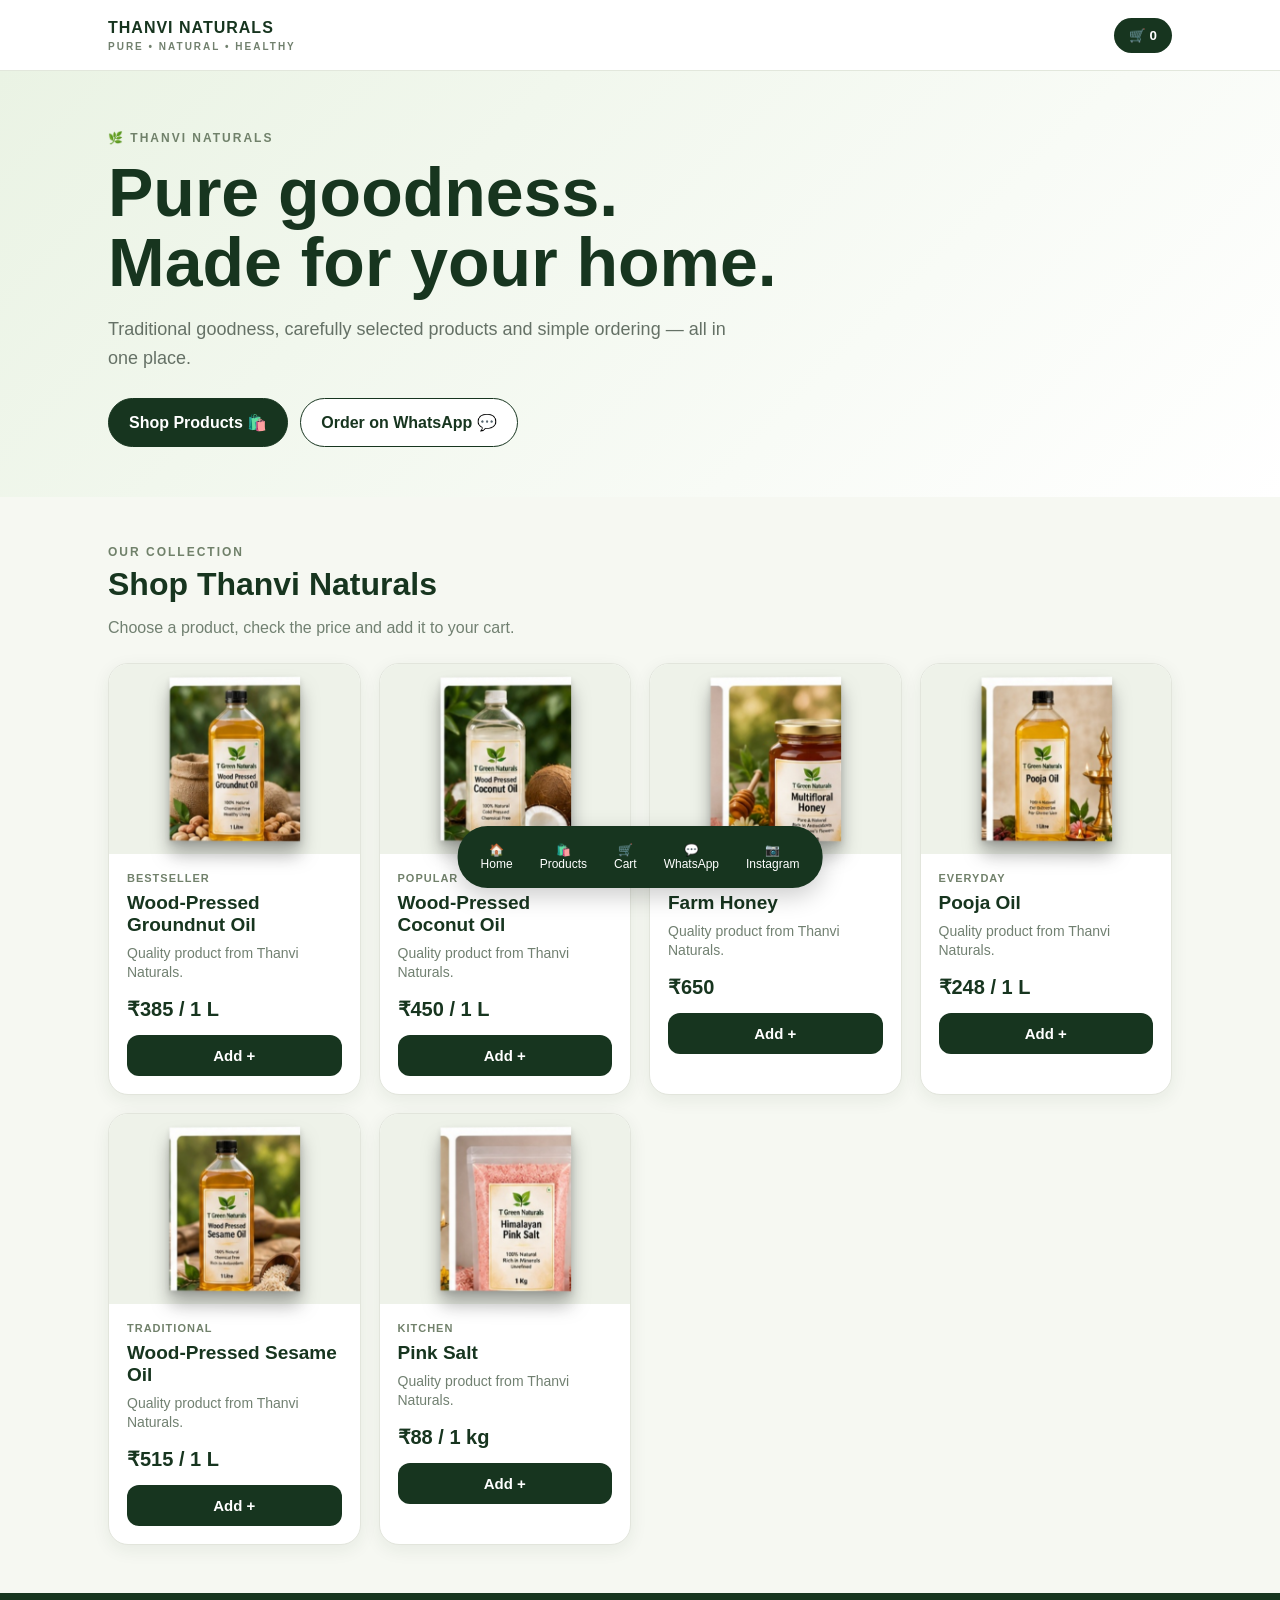
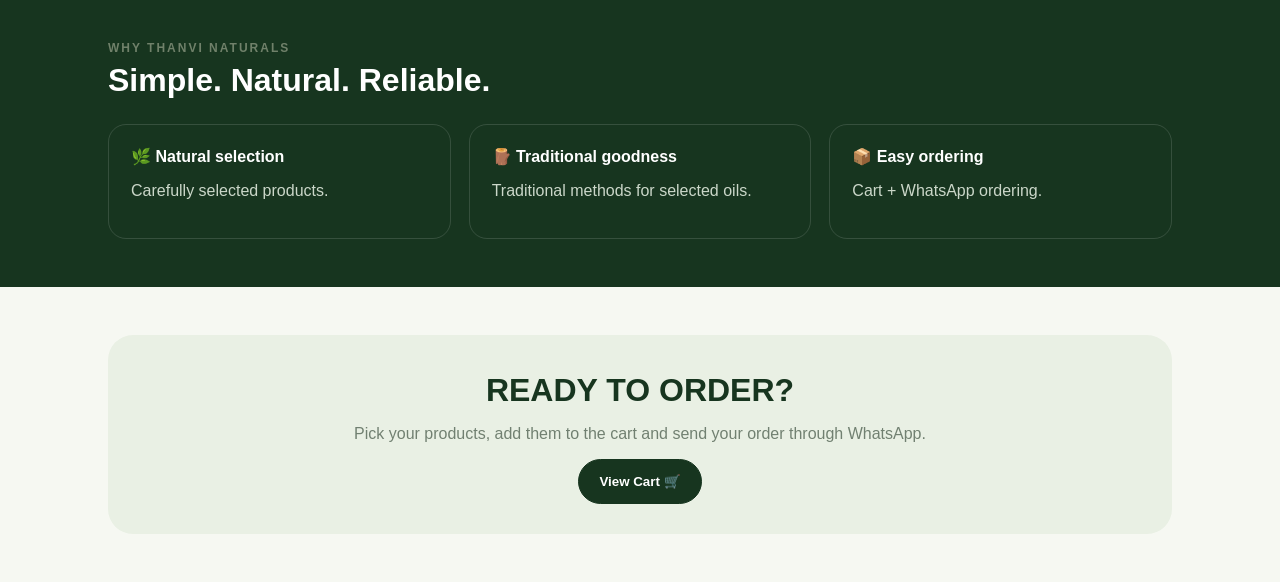
<file: index.html>
<!doctype html>

<html lang="en">

<head>

<meta charset="utf-8">

<meta name="viewport" content="width=device-width,initial-scale=1">

<title>Thanvi Naturals</title>

<style>

*{box-sizing:border-box}

body{margin:0;font-family:Arial,sans-serif;background:#f6f8f2;color:#17351f}

a{text-decoration:none;color:inherit}

.wrap{max-width:1100px;margin:auto;padding:0 18px}

header{

background:#fff;border-bottom:1px solid #e2e7dc;

position:sticky;top:0;z-index:5

}

.head{

height:70px;display:flex;align-items:center;

justify-content:space-between

}

.brand{

font-weight:800;letter-spacing:1px

}

.brand small{

display:block;font-size:10px;color:#71806e;

letter-spacing:2px;margin-top:4px

}

.cart{

border:0;background:#17351f;color:white;

padding:10px 15px;border-radius:25px;font-weight:700

}

.hero{

padding:60px 0 50px;

background:linear-gradient(135deg,#eaf3e4,#fff)

}

.tag{

font-size:12px;font-weight:800;

letter-spacing:2px;color:#70816a

}

h1{

font-size:clamp(40px,7vw,68px);

line-height:1.03;margin:12px 0

}

.hero p{

max-width:650px;color:#657166;

font-size:18px;line-height:1.6

}

.btns{

display:flex;gap:12px;flex-wrap:wrap;margin-top:25px

}

.btn{

display:inline-block;padding:14px 20px;

border-radius:28px;font-weight:800;

border:1px solid #17351f;background:white

}

.primary{

background:#17351f;color:white

}

.section{

padding:48px 0

}

.section h2{

font-size:32px;margin:7px 0

}

.muted{

color:#718071

}

.grid{

display:grid;

grid-template-columns:repeat(auto-fit,minmax(220px,1fr));

gap:18px;margin-top:26px

}

.card{

background:white;border:1px solid #e2e5dc;

border-radius:20px;overflow:hidden;

box-shadow:0 5px 18px #17351f12

}

.pic{

height:190px;background:#eef2e9;

display:flex;align-items:center;justify-content:center

}

.pic img{

width:100%;height:100%;object-fit:contain;

object-position:center;padding:8px;

filter:drop-shadow(0 14px 10px rgba(0,0,0,.28))

drop-shadow(0 3px 3px rgba(0,0,0,.15));

transform:perspective(700px) rotateY(-3deg) scale(.94);

transition:.3s ease

}

.noimg{

font-size:45px

}

.info{

padding:18px

}

.badge{

font-size:11px;font-weight:800;color:#71816b;

text-transform:uppercase;letter-spacing:1px

}

.info h3{

margin:8px 0;font-size:19px

}

.desc{

color:#718071;font-size:14px;

min-height:38px;line-height:1.4

}

.price{

font-size:20px;font-weight:800;margin:14px 0

}

.add{

width:100%;border:0;border-radius:12px;

padding:12px;background:#17351f;

color:white;font-weight:800;font-size:15px

}

.why{

background:#17351f;color:white

}

.why .muted{

color:#cbd7c9

}

.whygrid{

display:grid;

grid-template-columns:repeat(auto-fit,minmax(200px,1fr));

gap:18px;margin-top:25px

}

.whybox{

padding:22px;border:1px solid #ffffff22;

border-radius:18px

}

.order{

background:#e9f0e4;border-radius:25px;

padding:30px;text-align:center

}

.bottom{

position:fixed;bottom:12px;left:50%;

transform:translateX(-50%);

background:#17351f;color:white;

border-radius:30px;padding:9px 12px;

display:flex;gap:5px;z-index:10;

box-shadow:0 8px 25px #0003

}

.bottom a{

padding:8px 11px;font-size:12px;

text-align:center

}

.modal{

display:none;position:fixed;inset:0;

background:#0008;z-index:20;

align-items:center;justify-content:center;padding:18px

}

.modal.show{

display:flex

}

.box{

background:white;border-radius:22px;

max-width:520px;width:100%;padding:22px

}

.row{

display:flex;justify-content:space-between;

gap:15px;padding:12px 0;

border-bottom:1px solid #eee

}

.close{

float:right;border:0;background:#eee;

border-radius:50%;width:32px;height:32px

}

.wa{

display:block;text-align:center;

background:#17351f;color:white;

padding:14px;border-radius:12px;

margin-top:18px;font-weight:800

}

@media(max-width:600px){

.hero{padding-top:42px}

.pic{height:170px}

.bottom{

width:calc(100% - 18px);

justify-content:space-around

}

.bottom a{flex:1}

}

</style>

</head>

<body>

<header>

<div class="wrap head">

<a class="brand" href="#home">

THANVI NATURALS

<small>PURE • NATURAL • HEALTHY</small>

</a>

<button class="cart" id="cartBtn">

🛒 <span id="cartCount">0</span>

</button>

</div>

</header>

<main id="home">

<section class="hero">

<div class="wrap">

<div class="tag">

🌿 THANVI NATURALS

</div>

<h1>

Pure goodness.<br>

Made for your home.

</h1>

<p>

Traditional goodness, carefully selected products

and simple ordering — all in one place.

</p>

<div class="btns">

<a class="btn primary" href="#products">

Shop Products 🛍️

</a>

<a class="btn"

href="https://wa.me/917207876364?text=Hello%20Thanvi%20Naturals%2C%20I%20would%20like%20to%20place%20an%20order."

target="_blank">

Order on WhatsApp 💬

</a>

</div>

</div>

</section>

<section class="section" id="products">

<div class="wrap">

<div class="tag">

OUR COLLECTION

</div>

<h2>

Shop Thanvi Naturals

</h2>

<p class="muted">

Choose a product, check the price and add it to your cart.

</p>

<div class="grid" id="productGrid"></div>

</div>

</section>

<section class="section why">

<div class="wrap">

<div class="tag">

WHY THANVI NATURALS

</div>

<h2>

Simple. Natural. Reliable.

</h2>

<div class="whygrid">

<div class="whybox">

<b>🌿 Natural selection</b>

<p class="muted">

Carefully selected products.

</p>

</div>

<div class="whybox">

<b>🪵 Traditional goodness</b>

<p class="muted">

Traditional methods for selected oils.

</p>

</div>

<div class="whybox">

<b>📦 Easy ordering</b>

<p class="muted">

Cart + WhatsApp ordering.

</p>

</div>

</div>

</div>

</section>

<section class="section">

<div class="wrap">

<div class="order">

<h2>

READY TO ORDER?

</h2>

<p class="muted">

Pick your products, add them to the cart and

send your order through WhatsApp.

</p>

<button class="btn primary" id="viewCart">

View Cart 🛒

</button>

</div>

</div>

</section>

</main>

<nav class="bottom">

<a href="#home">

🏠<br>Home

</a>

<a href="#products">

🛍️<br>Products

</a>

<a href="#" id="navCart">

🛒<br>Cart

</a>

<a href="https://wa.me/917207876364" target="_blank">

💬<br>WhatsApp

</a>

<a href="https://www.instagram.com/thanvi_naturals/" target="_blank">

📷<br>Instagram

</a>

</nav>

<div class="modal" id="cartModal">

<div class="box">

<button class="close" id="closeCart">

×

</button>

<h2>

Your Cart

</h2>

<div id="cartItems"></div>

<h3 id="cartTotal">

Total: ₹0

</h3>

<a class="wa" id="orderWhatsApp" href="#">

Send Order on WhatsApp

</a>

</div>

</div>

<script>

const products=[

{

id:1,

name:"Wood-Pressed Groundnut Oil",

price:385,

unit:"1 L",

image:"groundnut-oil.jpg",

tag:"Bestseller"

},

{

id:2,

name:"Wood-Pressed Coconut Oil",

price:450,

unit:"1 L",

image:"coconut-oil.jpg",

tag:"Popular"

},

{

id:3,

name:"Farm Honey",

price:650,

unit:"",

image:"multifloral-honey.jpg",

tag:"Natural"

},

{

id:4,

name:"Pooja Oil",

price:248,

unit:"1 L",

image:"pooja-oil.jpg",

tag:"Everyday"

},

{

id:5,

name:"Wood-Pressed Sesame Oil",

price:515,

unit:"1 L",

image:"sesame-oil.jpg",

tag:"Traditional"

},

{

id:6,

name:"Pink Salt",

price:88,

unit:"1 kg",

image:"pink-salt.jpg",

tag:"Kitchen"

}

];

let cart={};

try{

cart=JSON.parse(localStorage.getItem("tg_cart")||"{}")||{}

}catch(e){

cart={}

}

const grid=document.getElementById("productGrid");

const count=document.getElementById("cartCount");

const modal=document.getElementById("cartModal");

const items=document.getElementById("cartItems");

const total=document.getElementById("cartTotal");

const wa=document.getElementById("orderWhatsApp");

function save(){

localStorage.setItem("tg_cart",JSON.stringify(cart));

renderCart()

}

function add(id){

cart[id]=(cart[id]||0)+1;

save()

}

function render(){

grid.innerHTML=products.map(p=>

'<article class="card">'+

'<div class="pic">'+

'<img src="'+p.image+'" alt="'+p.name+'" onerror="this.style.display=\'none\';this.nextElementSibling.style.display=\'block\'">'+

'<span class="noimg" style="display:none">🌿</span>'+

'</div>'+

'<div class="info">'+

'<div class="badge">'+p.tag+'</div>'+

'<h3>'+p.name+'</h3>'+

'<div class="desc">Quality product from Thanvi Naturals.</div>'+

'<div class="price">₹'+p.price+(p.unit?' / '+p.unit:'')+'</div>'+

'<button class="add" onclick="add('+p.id+')">Add +</button>'+

'</div>'+

'</article>'

).join("");

renderCart()

}

function renderCart(){

const entries=Object.entries(cart)

.filter(x=>Number(x[1])>0);

let qty=0,t=0;

entries.forEach(x=>qty+=Number(x[1]));

count.textContent=qty;

if(!entries.length){

items.innerHTML=

'<p class="muted">Your cart is empty.</p>';

}else{

items.innerHTML=entries.map(x=>{

const p=products.find(v=>v.id==x[0]);

const q=Number(x[1]);

t+=p.price*q;

return '<div class="row">'+

'<span><b>'+p.name+'</b><br>'+

'<small>₹'+p.price+' × '+q+'</small></span>'+

'<span style="display:flex;align-items:center;gap:6px">'+

'<button onclick="changeQty('+p.id+',-1)">−</button>'+

'<b>'+q+'</b>'+

'<button onclick="changeQty('+p.id+',1)">+</button>'+

'<button onclick="removeItem('+p.id+')" style="border:0;background:#fee;color:#b00;border-radius:6px;padding:5px 8px">🗑️</button>'+

'<b>₹'+(p.price*q)+'</b>'+

'</span>'+

'</div>';

}).join("");

}

total.textContent="Total: ₹"+t;

let msg=

"Hello Thanvi Naturals!\\n\\nI would like to order:\\n";

entries.forEach(x=>{

const p=products.find(v=>v.id==x[0]);

msg+=p.name+" - "+x[1]+" x ₹"+p.price+"\\n";

});

msg+="\\nEstimated Total: ₹"+t;

wa.href=

"https://wa.me/917207876364?text="+

encodeURIComponent(msg);

}

function changeQty(id,delta){

cart[id]=(Number(cart[id])||0)+delta;

if(cart[id]<=0)

delete cart[id];

save();

}

function removeItem(id){

delete cart[id];

save();

}

function openCart(){

modal.classList.add("show");

renderCart();

}

function closeCart(){

modal.classList.remove("show");

}

document.getElementById("cartBtn").onclick=openCart;

document.getElementById("viewCart").onclick=openCart;

document.getElementById("navCart").onclick=e=>{

e.preventDefault();

openCart();

};

document.getElementById("closeCart").onclick=closeCart;

modal.onclick=e=>{

if(e.target===modal)

closeCart();

};

render();

</script>

</body>

</html>
</file>
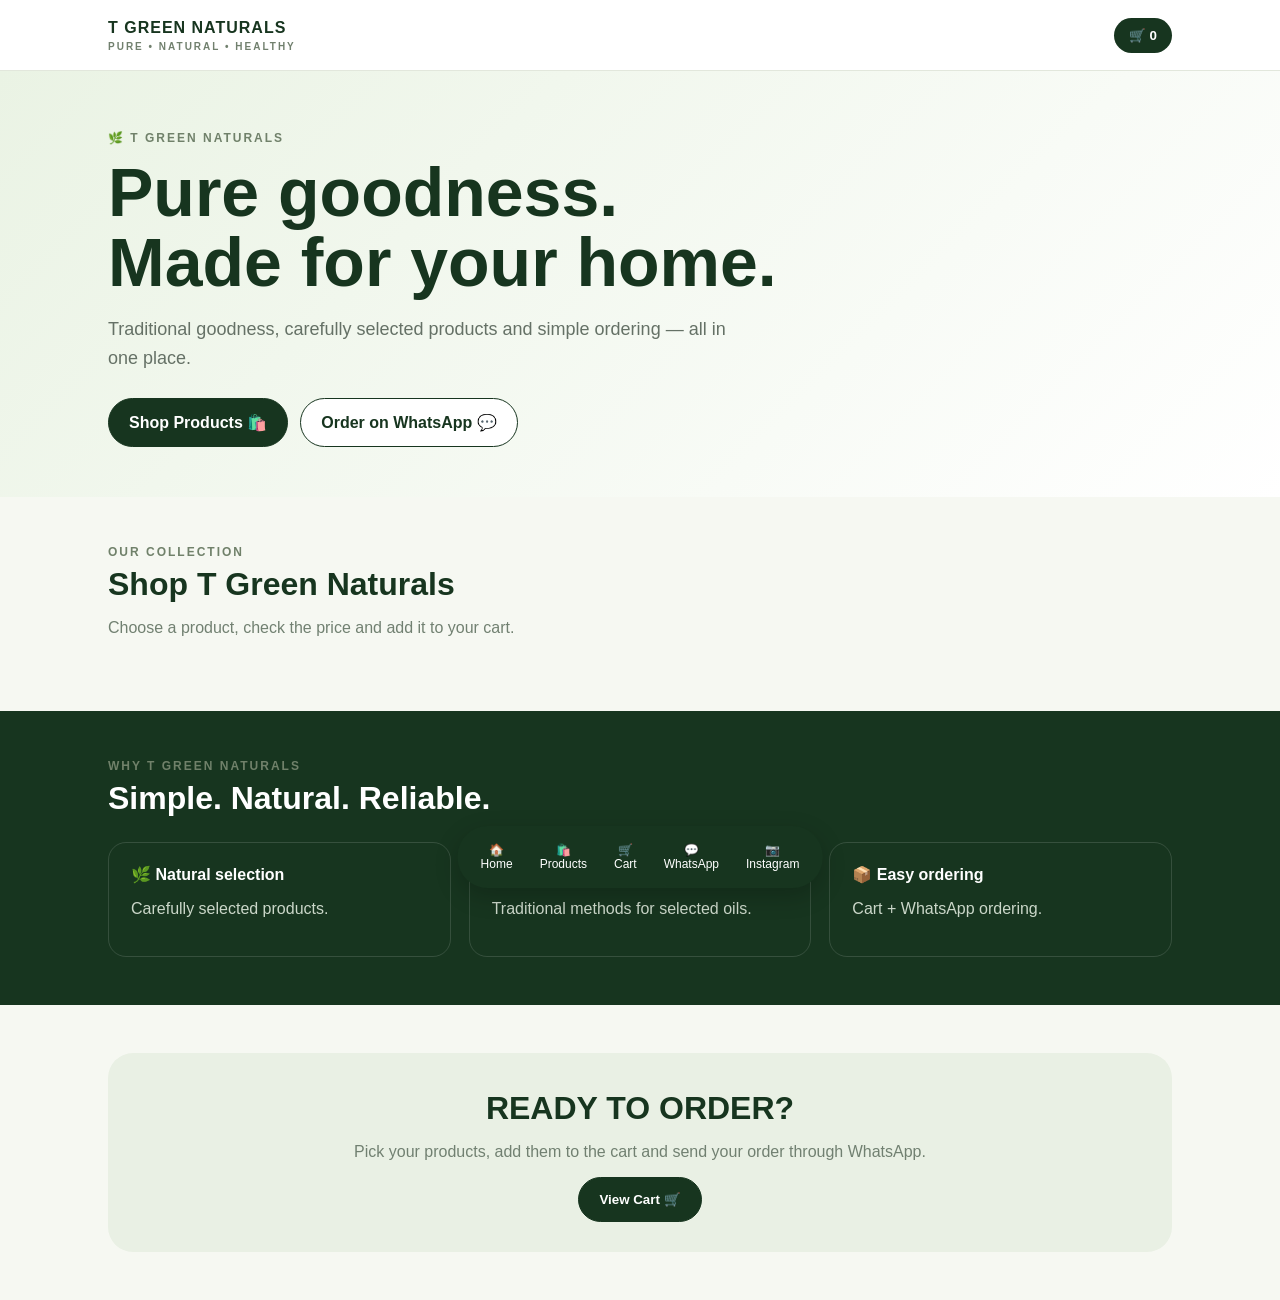
<file: T-Green-Naturals-FINAL-index.html>
<!doctype html>
<html lang="en">
<head>
<meta charset="utf-8">
<meta name="viewport" content="width=device-width,initial-scale=1">
<title>T Green Naturals</title>
<style>
*{box-sizing:border-box}body{margin:0;font-family:Arial,sans-serif;background:#f6f8f2;color:#17351f}
a{text-decoration:none;color:inherit}.wrap{max-width:1100px;margin:auto;padding:0 18px}
header{background:#fff;border-bottom:1px solid #e2e7dc;position:sticky;top:0;z-index:5}
.head{height:70px;display:flex;align-items:center;justify-content:space-between}
.brand{font-weight:800;letter-spacing:1px}.brand small{display:block;font-size:10px;color:#71806e;letter-spacing:2px;margin-top:4px}
.cart{border:0;background:#17351f;color:white;padding:10px 15px;border-radius:25px;font-weight:700}
.hero{padding:60px 0 50px;background:linear-gradient(135deg,#eaf3e4,#fff)}
.tag{font-size:12px;font-weight:800;letter-spacing:2px;color:#70816a}
h1{font-size:clamp(40px,7vw,68px);line-height:1.03;margin:12px 0}
.hero p{max-width:650px;color:#657166;font-size:18px;line-height:1.6}
.btns{display:flex;gap:12px;flex-wrap:wrap;margin-top:25px}.btn{display:inline-block;padding:14px 20px;border-radius:28px;font-weight:800;border:1px solid #17351f;background:white}.primary{background:#17351f;color:white}
.section{padding:48px 0}.section h2{font-size:32px;margin:7px 0}.muted{color:#718071}
.grid{display:grid;grid-template-columns:repeat(auto-fit,minmax(220px,1fr));gap:18px;margin-top:26px}
.card{background:white;border:1px solid #e2e5dc;border-radius:20px;overflow:hidden;box-shadow:0 5px 18px #17351f12}
.pic{height:190px;background:linear-gradient(145deg,#f7faf4,#e8eee2);display:flex;align-items:center;justify-content:center;padding:12px;position:relative;overflow:hidden}.pic:after{content:"";position:absolute;left:15%;right:15%;bottom:7px;height:16px;background:#17351f22;filter:blur(11px);border-radius:50%}.pic img{width:100%;height:100%;object-fit:contain;object-position:center;filter:drop-shadow(0 14px 10px rgba(0,0,0,.28)) drop-shadow(0 3px 3px rgba(0,0,0,.15));transform:perspective(700px) rotateY(-3deg) scale(.94);position:relative;z-index:1}.noimg{font-size:45px}
.info{padding:18px}.badge{font-size:11px;font-weight:800;color:#71816b;text-transform:uppercase;letter-spacing:1px}
.info h3{margin:8px 0;font-size:19px}.desc{color:#718071;font-size:14px;min-height:38px;line-height:1.4}
.price{font-size:20px;font-weight:800;margin:14px 0}.add{width:100%;border:0;border-radius:12px;padding:12px;background:#17351f;color:white;font-weight:800;font-size:15px}
.why{background:#17351f;color:white}.why .muted{color:#cbd7c9}.whygrid{display:grid;grid-template-columns:repeat(auto-fit,minmax(200px,1fr));gap:18px;margin-top:25px}.whybox{padding:22px;border:1px solid #ffffff22;border-radius:18px}
.order{background:#e9f0e4;border-radius:25px;padding:30px;text-align:center}
.bottom{position:fixed;bottom:12px;left:50%;transform:translateX(-50%);background:#17351f;color:white;border-radius:30px;padding:9px 12px;display:flex;gap:5px;z-index:10;box-shadow:0 8px 25px #0003}.bottom a{padding:8px 11px;font-size:12px;text-align:center}
.modal{display:none;position:fixed;inset:0;background:#0008;z-index:20;align-items:center;justify-content:center;padding:18px}.modal.show{display:flex}
.box{background:white;border-radius:22px;max-width:520px;width:100%;padding:22px}.row{display:flex;justify-content:space-between;gap:15px;padding:12px 0;border-bottom:1px solid #eee}.close{float:right;border:0;background:#eee;border-radius:50%;width:32px;height:32px}.wa{display:block;text-align:center;background:#17351f;color:white;padding:14px;border-radius:12px;margin-top:18px;font-weight:800}
@media(max-width:600px){.hero{padding-top:42px}.pic{height:170px;padding:8px}.bottom{width:calc(100% - 18px);justify-content:space-around}.bottom a{flex:1}}
</style>
</head>
<body>
<header><div class="wrap head"><a class="brand" href="#home">T GREEN NATURALS<small>PURE • NATURAL • HEALTHY</small></a><button class="cart" id="cartBtn">🛒 <span id="cartCount">0</span></button></div></header>

<main id="home">
<section class="hero"><div class="wrap"><div class="tag">🌿 T GREEN NATURALS</div><h1>Pure goodness.<br>Made for your home.</h1><p>Traditional goodness, carefully selected products and simple ordering — all in one place.</p><div class="btns"><a class="btn primary" href="#products">Shop Products 🛍️</a><a class="btn" href="https://wa.me/917207876364?text=Hello%20T%20Green%20Naturals%2C%20I%20would%20like%20to%20place%20an%20order.">Order on WhatsApp 💬</a></div></div></section>

<section class="section" id="products"><div class="wrap"><div class="tag">OUR COLLECTION</div><h2>Shop T Green Naturals</h2><p class="muted">Choose a product, check the price and add it to your cart.</p><div class="grid" id="productGrid"></div></div></section>

<section class="section why"><div class="wrap"><div class="tag">WHY T GREEN NATURALS</div><h2>Simple. Natural. Reliable.</h2><div class="whygrid"><div class="whybox"><b>🌿 Natural selection</b><p class="muted">Carefully selected products.</p></div><div class="whybox"><b>🪵 Traditional goodness</b><p class="muted">Traditional methods for selected oils.</p></div><div class="whybox"><b>📦 Easy ordering</b><p class="muted">Cart + WhatsApp ordering.</p></div></div></div></section>

<section class="section"><div class="wrap"><div class="order"><h2>READY TO ORDER?</h2><p class="muted">Pick your products, add them to the cart and send your order through WhatsApp.</p><button class="btn primary" id="viewCart">View Cart 🛒</button></div></div></section>
</main>

<nav class="bottom"><a href="#home">🏠<br>Home</a><a href="#products">🛍️<br>Products</a><a href="#" id="navCart">🛒<br>Cart</a><a href="https://wa.me/917207876364">💬<br>WhatsApp</a><a href="https://www.instagram.com/t_green_naturals/">📷<br>Instagram</a></nav>

<div class="modal" id="cartModal"><div class="box"><button class="close" id="closeCart">×</button><h2>Your Cart</h2><div id="cartItems"></div><h3 id="cartTotal">Total: ₹0</h3><a class="wa" id="orderWhatsApp" href="#">Send Order on WhatsApp</a></div></div>

<script>
const products=[
{id:1,name:"Cold Pressed Groundnut Oil",price:350,unit:"1 L",image:"groundnut-oil.jpg",tag:"Bestseller"},
{id:2,name:"Cold Pressed Coconut Oil",price:450,unit:"1 L",image:"coconut-oil.jpg",tag:"Popular"},
{id:3,name:"Multifloral Honey",price:595,unit:"",image:"multifloral-honey.jpg",tag:"Natural"},
{id:4,name:"Pooja Oil",price:248,unit:"1 L",image:"pooja-oil.jpg",tag:"Everyday"},
{id:5,name:"Cold Pressed Sesame Oil",price:515,unit:"1 L",image:"sesame-oil.jpg",tag:"Traditional"},
{id:6,name:"Pink Salt",price:88,unit:"1 kg",image:"pink-salt.jpg",tag:"Kitchen"}
];
let cart={};
try{cart=JSON.parse(localStorage.getItem("tg_cart")||"{}")||{}}catch(e){cart={}}
const grid=document.getElementById("productGrid"),count=document.getElementById("cartCount"),modal=document.getElementById("cartModal"),items=document.getElementById("cartItems"),total=document.getElementById("cartTotal"),wa=document.getElementById("orderWhatsApp");
function save(){localStorage.setItem("tg_cart",JSON.stringify(cart));renderCart()}
function add(id){cart[id]=(cart[id]||0)+1;save()}
function render(){
grid.innerHTML=products.map(p=>'<article class="card"><div class="pic"><img src="'+p.image+'" alt="'+p.name+'" onerror="this.style.display=\'none\';this.nextElementSibling.style.display=\'block\'"><span class="noimg" style="display:none">🌿</span></div><div class="info"><div class="badge">'+p.tag+'</div><h3>'+p.name+'</h3><div class="desc">Quality product from T Green Naturals.</div><div class="price">₹'+p.price+(p.unit?' / '+p.unit:'')+'</div><button class="add" onclick="add('+p.id+')">Add +</button></div></article>').join("");
renderCart()
}
function renderCart(){
const entries=Object.entries(cart).filter(x=>x[1]>0);let qty=0,t=0;
entries.forEach(x=>qty+=Number(x[1]));count.textContent=qty;
if(!entries.length)items.innerHTML='<p class="muted">Your cart is empty.</p>';
else items.innerHTML=entries.map(x=>{const p=products.find(v=>v.id==x[0]);const q=Number(x[1]);t+=p.price*q;return '<div class="row"><span><b>'+p.name+'</b><br><small>₹'+p.price+' each</small><br><span style="display:inline-flex;align-items:center;gap:6px;margin-top:8px"><button onclick="changeQty('+p.id+',-1)" style="border:0;border-radius:8px;padding:5px 9px">−</button><b>'+q+'</b><button onclick="changeQty('+p.id+',1)" style="border:0;border-radius:8px;padding:5px 9px">+</button><button onclick="removeItem('+p.id+')" style="border:0;border-radius:8px;padding:5px 9px;margin-left:4px">🗑️</button></span></span><b>₹'+(p.price*q)+'</b></div>'}).join("");
total.textContent="Total: ₹"+t;
let msg="Hello T Green Naturals!\n\nI would like to order:\n";
entries.forEach(x=>{const p=products.find(v=>v.id==x[0]);msg+=p.name+" - "+x[1]+" x ₹"+p.price+"\n"});
msg+="\nEstimated Total: ₹"+t;wa.href="https://wa.me/917207876364?text="+encodeURIComponent(msg)
}
function changeQty(id,delta){cart[id]=(cart[id]||0)+delta;if(cart[id]<=0)delete cart[id];save()}function removeItem(id){delete cart[id];save()}\nfunction openCart(){modal.classList.add("show");renderCart()}function closeCart(){modal.classList.remove("show")}
document.getElementById("cartBtn").onclick=openCart;document.getElementById("viewCart").onclick=openCart;document.getElementById("navCart").onclick=e=>{e.preventDefault();openCart()};document.getElementById("closeCart").onclick=closeCart;modal.onclick=e=>{if(e.target===modal)closeCart()};render();
</script>
</body>
</html>
</file>
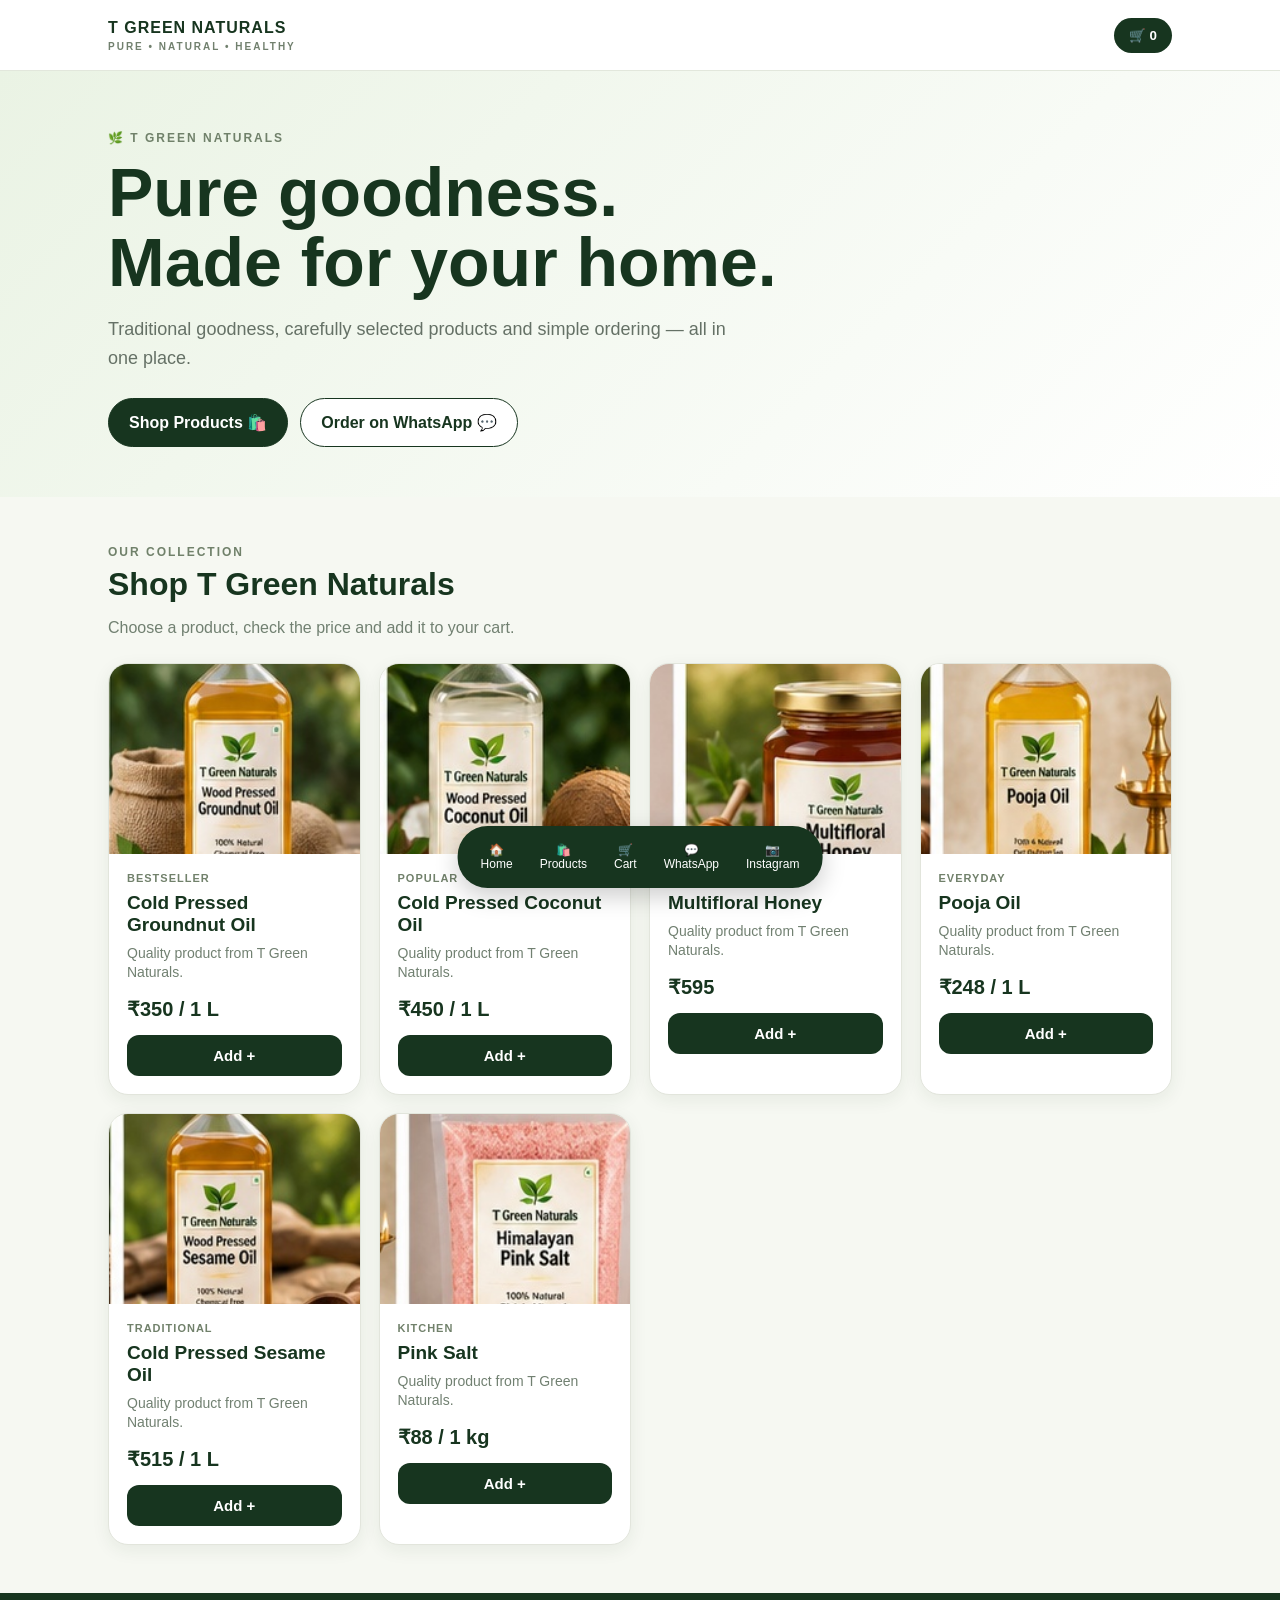
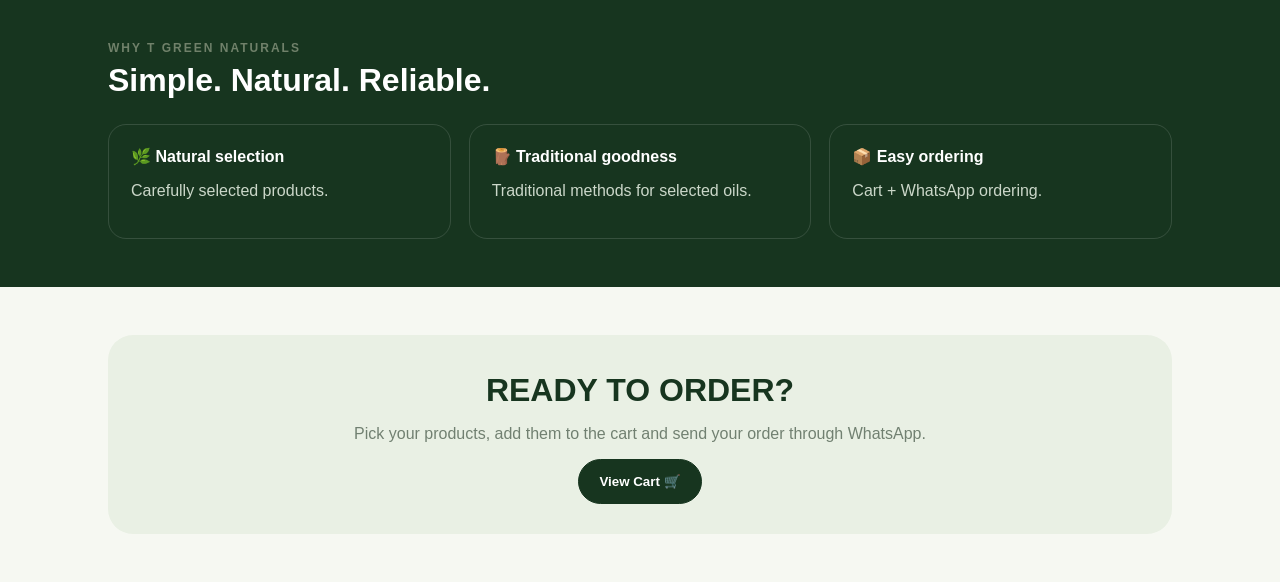
<file: T-Green-Naturals-NEW-index (1).html>
<!doctype html>
<html lang="en">
<head>
<meta charset="utf-8">
<meta name="viewport" content="width=device-width,initial-scale=1">
<title>T Green Naturals</title>
<style>
*{box-sizing:border-box}body{margin:0;font-family:Arial,sans-serif;background:#f6f8f2;color:#17351f}
a{text-decoration:none;color:inherit}.wrap{max-width:1100px;margin:auto;padding:0 18px}
header{background:#fff;border-bottom:1px solid #e2e7dc;position:sticky;top:0;z-index:5}
.head{height:70px;display:flex;align-items:center;justify-content:space-between}
.brand{font-weight:800;letter-spacing:1px}.brand small{display:block;font-size:10px;color:#71806e;letter-spacing:2px;margin-top:4px}
.cart{border:0;background:#17351f;color:white;padding:10px 15px;border-radius:25px;font-weight:700}
.hero{padding:60px 0 50px;background:linear-gradient(135deg,#eaf3e4,#fff)}
.tag{font-size:12px;font-weight:800;letter-spacing:2px;color:#70816a}
h1{font-size:clamp(40px,7vw,68px);line-height:1.03;margin:12px 0}
.hero p{max-width:650px;color:#657166;font-size:18px;line-height:1.6}
.btns{display:flex;gap:12px;flex-wrap:wrap;margin-top:25px}.btn{display:inline-block;padding:14px 20px;border-radius:28px;font-weight:800;border:1px solid #17351f;background:white}.primary{background:#17351f;color:white}
.section{padding:48px 0}.section h2{font-size:32px;margin:7px 0}.muted{color:#718071}
.grid{display:grid;grid-template-columns:repeat(auto-fit,minmax(220px,1fr));gap:18px;margin-top:26px}
.card{background:white;border:1px solid #e2e5dc;border-radius:20px;overflow:hidden;box-shadow:0 5px 18px #17351f12}
.pic{height:190px;background:#eef2e9;display:flex;align-items:center;justify-content:center}.pic img{width:100%;height:100%;object-fit:cover}.noimg{font-size:45px}
.info{padding:18px}.badge{font-size:11px;font-weight:800;color:#71816b;text-transform:uppercase;letter-spacing:1px}
.info h3{margin:8px 0;font-size:19px}.desc{color:#718071;font-size:14px;min-height:38px;line-height:1.4}
.price{font-size:20px;font-weight:800;margin:14px 0}.add{width:100%;border:0;border-radius:12px;padding:12px;background:#17351f;color:white;font-weight:800;font-size:15px}
.why{background:#17351f;color:white}.why .muted{color:#cbd7c9}.whygrid{display:grid;grid-template-columns:repeat(auto-fit,minmax(200px,1fr));gap:18px;margin-top:25px}.whybox{padding:22px;border:1px solid #ffffff22;border-radius:18px}
.order{background:#e9f0e4;border-radius:25px;padding:30px;text-align:center}
.bottom{position:fixed;bottom:12px;left:50%;transform:translateX(-50%);background:#17351f;color:white;border-radius:30px;padding:9px 12px;display:flex;gap:5px;z-index:10;box-shadow:0 8px 25px #0003}.bottom a{padding:8px 11px;font-size:12px;text-align:center}
.modal{display:none;position:fixed;inset:0;background:#0008;z-index:20;align-items:center;justify-content:center;padding:18px}.modal.show{display:flex}
.box{background:white;border-radius:22px;max-width:520px;width:100%;padding:22px}.row{display:flex;justify-content:space-between;gap:15px;padding:12px 0;border-bottom:1px solid #eee}.close{float:right;border:0;background:#eee;border-radius:50%;width:32px;height:32px}.wa{display:block;text-align:center;background:#17351f;color:white;padding:14px;border-radius:12px;margin-top:18px;font-weight:800}
@media(max-width:600px){.hero{padding-top:42px}.pic{height:170px}.bottom{width:calc(100% - 18px);justify-content:space-around}.bottom a{flex:1}}
</style>
</head>
<body>
<header><div class="wrap head"><a class="brand" href="#home">T GREEN NATURALS<small>PURE • NATURAL • HEALTHY</small></a><button class="cart" id="cartBtn">🛒 <span id="cartCount">0</span></button></div></header>

<main id="home">
<section class="hero"><div class="wrap"><div class="tag">🌿 T GREEN NATURALS</div><h1>Pure goodness.<br>Made for your home.</h1><p>Traditional goodness, carefully selected products and simple ordering — all in one place.</p><div class="btns"><a class="btn primary" href="#products">Shop Products 🛍️</a><a class="btn" href="https://wa.me/917207876364?text=Hello%20T%20Green%20Naturals%2C%20I%20would%20like%20to%20place%20an%20order.">Order on WhatsApp 💬</a></div></div></section>

<section class="section" id="products"><div class="wrap"><div class="tag">OUR COLLECTION</div><h2>Shop T Green Naturals</h2><p class="muted">Choose a product, check the price and add it to your cart.</p><div class="grid" id="productGrid"></div></div></section>

<section class="section why"><div class="wrap"><div class="tag">WHY T GREEN NATURALS</div><h2>Simple. Natural. Reliable.</h2><div class="whygrid"><div class="whybox"><b>🌿 Natural selection</b><p class="muted">Carefully selected products.</p></div><div class="whybox"><b>🪵 Traditional goodness</b><p class="muted">Traditional methods for selected oils.</p></div><div class="whybox"><b>📦 Easy ordering</b><p class="muted">Cart + WhatsApp ordering.</p></div></div></div></section>

<section class="section"><div class="wrap"><div class="order"><h2>READY TO ORDER?</h2><p class="muted">Pick your products, add them to the cart and send your order through WhatsApp.</p><button class="btn primary" id="viewCart">View Cart 🛒</button></div></div></section>
</main>

<nav class="bottom"><a href="#home">🏠<br>Home</a><a href="#products">🛍️<br>Products</a><a href="#" id="navCart">🛒<br>Cart</a><a href="https://wa.me/917207876364">💬<br>WhatsApp</a><a href="https://www.instagram.com/t_green_naturals/">📷<br>Instagram</a></nav>

<div class="modal" id="cartModal"><div class="box"><button class="close" id="closeCart">×</button><h2>Your Cart</h2><div id="cartItems"></div><h3 id="cartTotal">Total: ₹0</h3><a class="wa" id="orderWhatsApp" href="#">Send Order on WhatsApp</a></div></div>

<script>
const products=[
{id:1,name:"Cold Pressed Groundnut Oil",price:350,unit:"1 L",image:"groundnut-oil.jpg",tag:"Bestseller"},
{id:2,name:"Cold Pressed Coconut Oil",price:450,unit:"1 L",image:"coconut-oil.jpg",tag:"Popular"},
{id:3,name:"Multifloral Honey",price:595,unit:"",image:"multifloral-honey.jpg",tag:"Natural"},
{id:4,name:"Pooja Oil",price:248,unit:"1 L",image:"pooja-oil.jpg",tag:"Everyday"},
{id:5,name:"Cold Pressed Sesame Oil",price:515,unit:"1 L",image:"sesame-oil.jpg",tag:"Traditional"},
{id:6,name:"Pink Salt",price:88,unit:"1 kg",image:"pink-salt.jpg",tag:"Kitchen"}
];
let cart={};
try{cart=JSON.parse(localStorage.getItem("tg_cart")||"{}")||{}}catch(e){cart={}}
const grid=document.getElementById("productGrid"),count=document.getElementById("cartCount"),modal=document.getElementById("cartModal"),items=document.getElementById("cartItems"),total=document.getElementById("cartTotal"),wa=document.getElementById("orderWhatsApp");
function save(){localStorage.setItem("tg_cart",JSON.stringify(cart));renderCart()}
function add(id){cart[id]=(cart[id]||0)+1;save()}
function render(){
grid.innerHTML=products.map(p=>'<article class="card"><div class="pic"><img src="'+p.image+'" alt="'+p.name+'" onerror="this.style.display=\'none\';this.nextElementSibling.style.display=\'block\'"><span class="noimg" style="display:none">🌿</span></div><div class="info"><div class="badge">'+p.tag+'</div><h3>'+p.name+'</h3><div class="desc">Quality product from T Green Naturals.</div><div class="price">₹'+p.price+(p.unit?' / '+p.unit:'')+'</div><button class="add" onclick="add('+p.id+')">Add +</button></div></article>').join("");
renderCart()
}
function renderCart(){
const entries=Object.entries(cart).filter(x=>x[1]>0);let qty=0,t=0;
entries.forEach(x=>qty+=Number(x[1]));count.textContent=qty;
if(!entries.length)items.innerHTML='<p class="muted">Your cart is empty.</p>';
else items.innerHTML=entries.map(x=>{const p=products.find(v=>v.id==x[0]);t+=p.price*Number(x[1]);return '<div class="row"><span>'+p.name+'<br><small>'+x[1]+' × ₹'+p.price+'</small></span><b>₹'+(p.price*Number(x[1]))+'</b></div>'}).join("");
total.textContent="Total: ₹"+t;
let msg="Hello T Green Naturals!\n\nI would like to order:\n";
entries.forEach(x=>{const p=products.find(v=>v.id==x[0]);msg+=p.name+" - "+x[1]+" x ₹"+p.price+"\n"});
msg+="\nEstimated Total: ₹"+t;wa.href="https://wa.me/917207876364?text="+encodeURIComponent(msg)
}
function openCart(){modal.classList.add("show");renderCart()}function closeCart(){modal.classList.remove("show")}
document.getElementById("cartBtn").onclick=openCart;document.getElementById("viewCart").onclick=openCart;document.getElementById("navCart").onclick=e=>{e.preventDefault();openCart()};document.getElementById("closeCart").onclick=closeCart;modal.onclick=e=>{if(e.target===modal)closeCart()};render();
</script>
</body>
</html>
</file>
